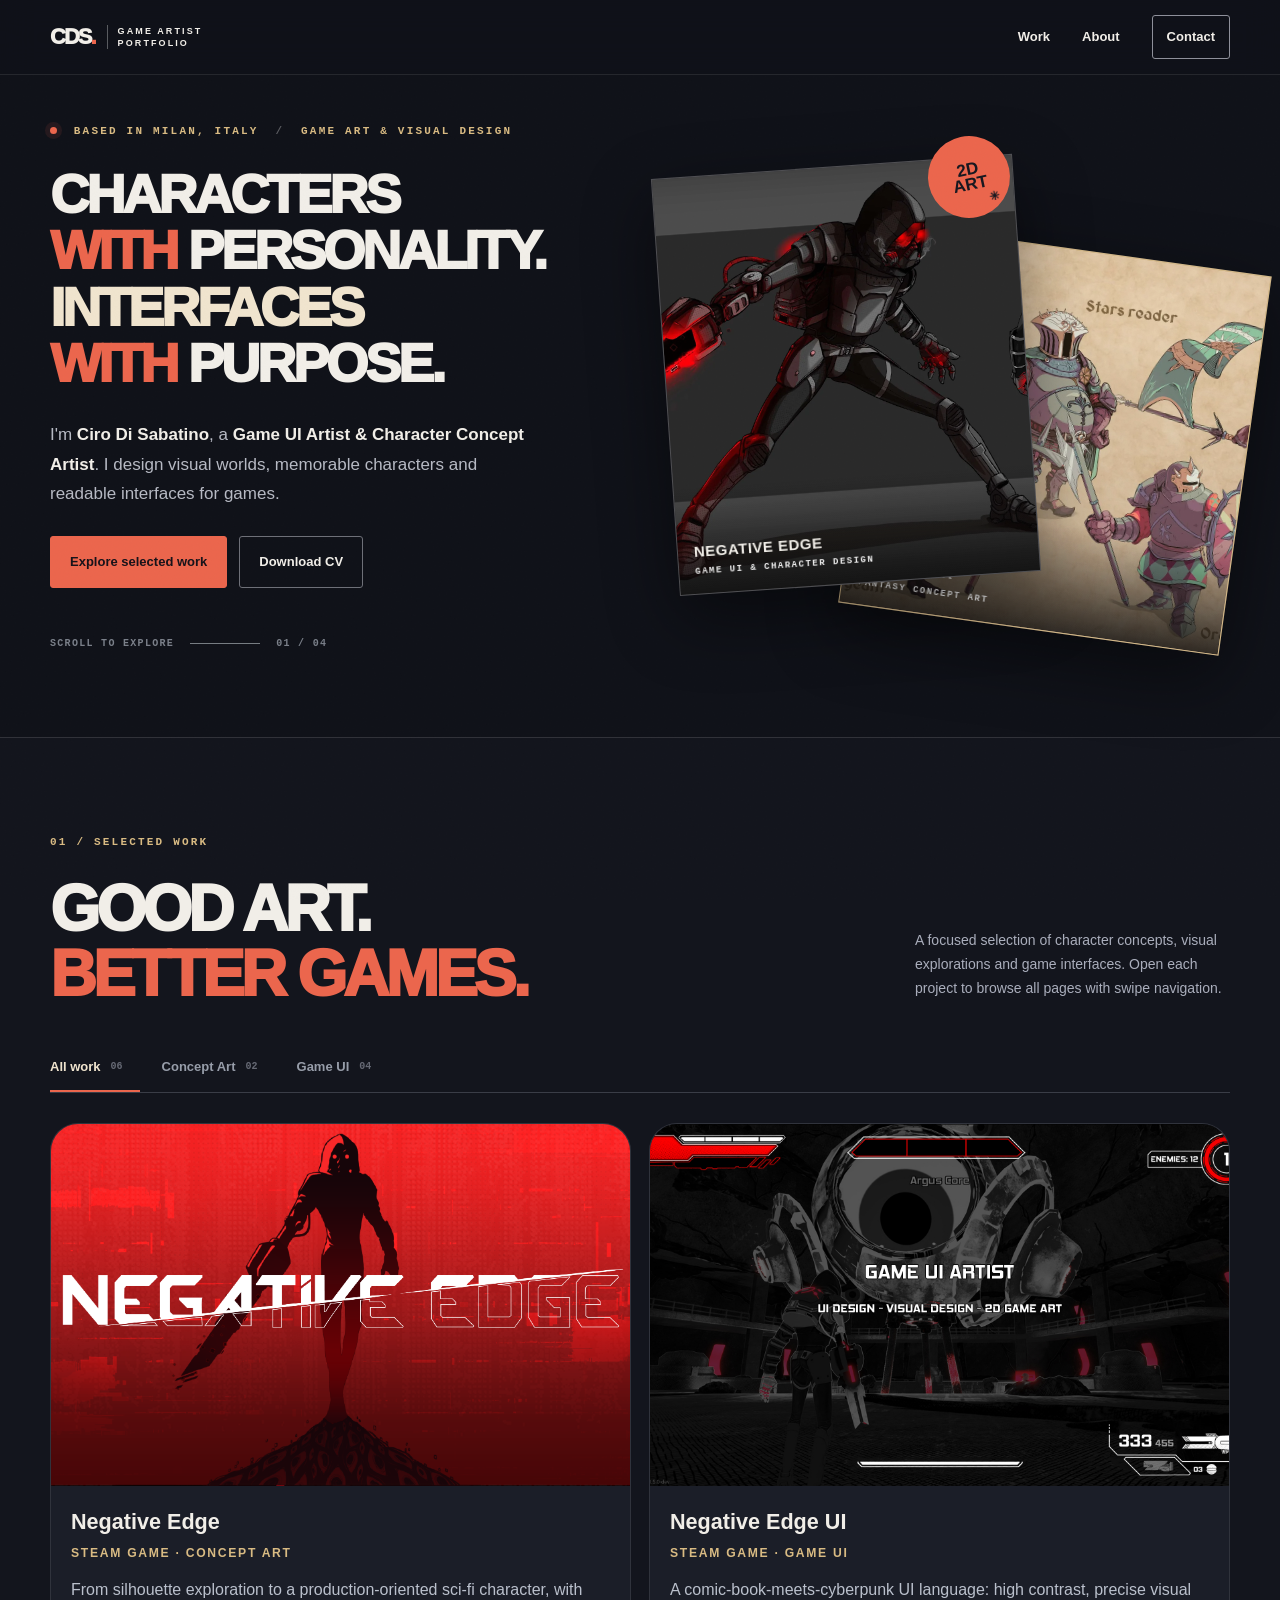
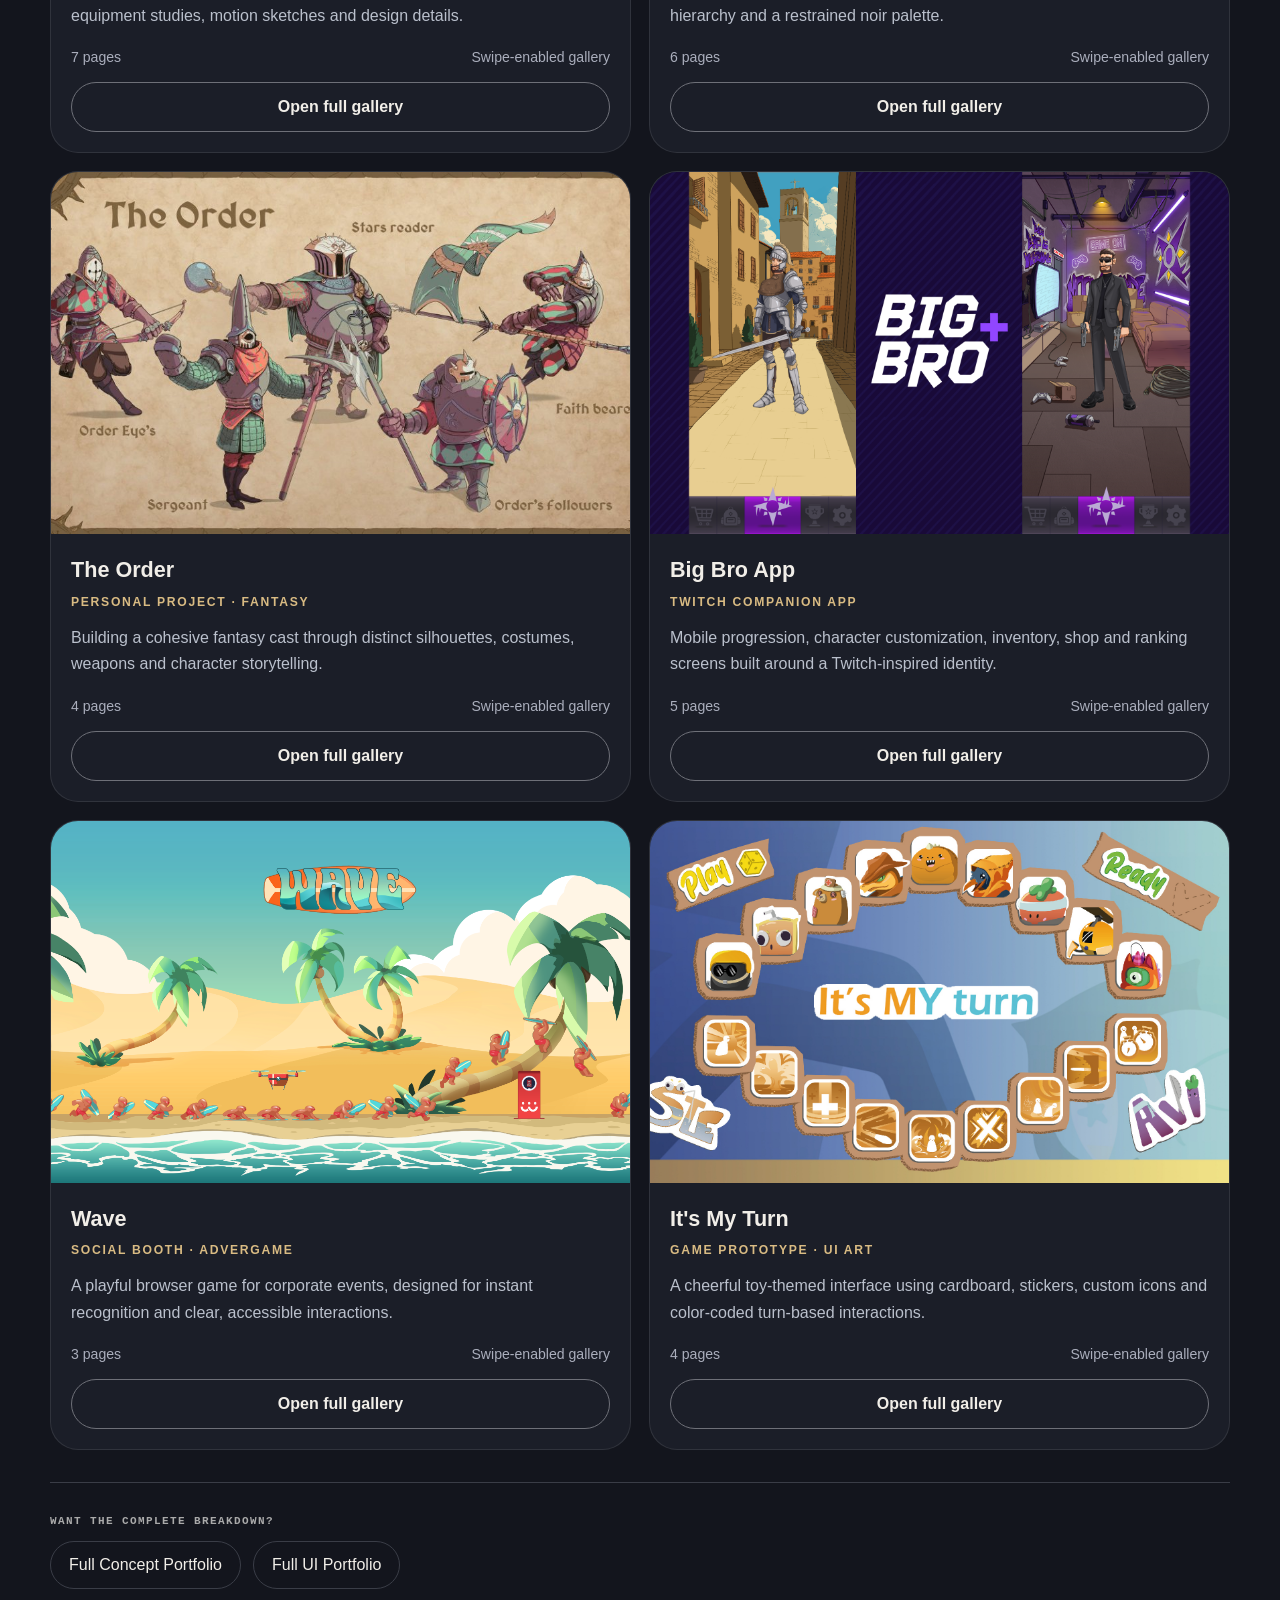
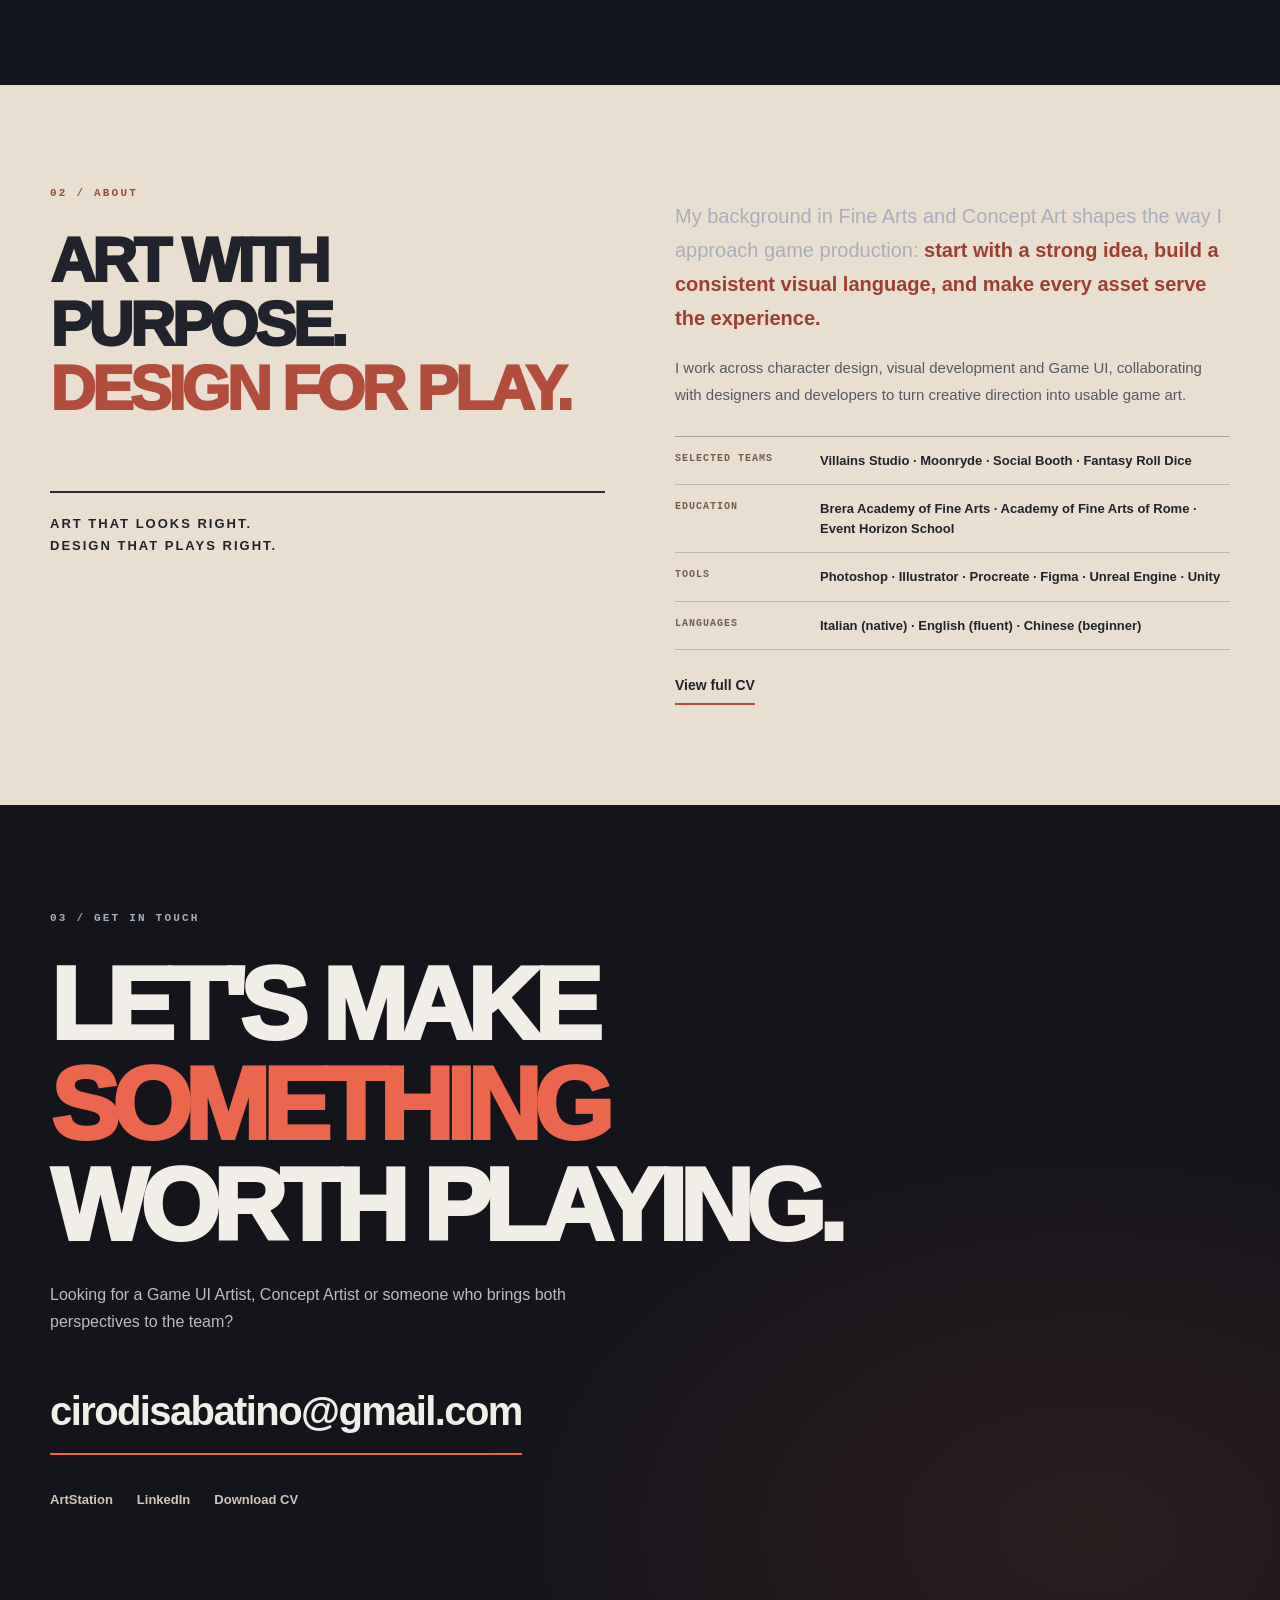
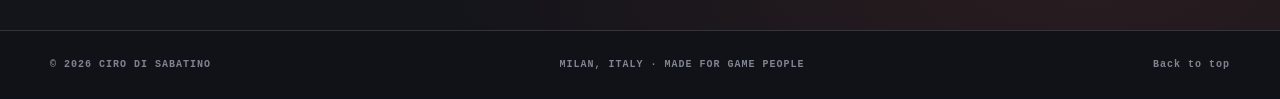
<file: Portfolio_Ciro_Mobile_Updated/index.html>
<!doctype html>
<html lang="en">
<head>
  <meta charset="utf-8">
  <meta name="viewport" content="width=device-width, initial-scale=1, viewport-fit=cover">
  <meta name="theme-color" content="#101219">
  <meta name="description" content="Ciro Di Sabatino — Game UI Artist & Character Concept Artist based in Milan, Italy. Selected game art, character design and UI work.">
  <meta property="og:title" content="Ciro Di Sabatino — Game UI & Concept Artist">
  <meta property="og:description" content="Characters with personality. Interfaces with purpose. A mobile-first game art portfolio.">
  <meta property="og:type" content="website">
  <meta property="og:image" content="assets/social-preview.jpg">
  <link rel="icon" type="image/png" href="assets/favicon.png">
  <link rel="stylesheet" href="styles.css">
  <title>Ciro Di Sabatino | Game UI & Concept Artist</title>
</head>
<body>
  <a class="skip-link" href="#work">Skip to selected work</a>
  <div class="page-grain" aria-hidden="true"></div>

  <header class="topbar" id="top">
    <div class="topbar-inner wrap">
      <a class="brand" href="#top" aria-label="Ciro Di Sabatino — top of page">
        <span class="brand-mark">CDS</span>
        <span class="brand-sub">GAME ARTIST<br>PORTFOLIO</span>
      </a>
      <nav class="site-nav" aria-label="Main navigation">
        <a href="#work">Work</a>
        <a href="#about">About</a>
        <a href="#contact">Contact</a>
      </nav>
    </div>
  </header>

  <main>
    <section class="hero wrap" aria-labelledby="hero-heading">
      <div class="hero-copy">
        <p class="eyebrow"><span class="pulse" aria-hidden="true"></span> BASED IN MILAN, ITALY <span class="eyebrow-divider">/</span> GAME ART & VISUAL DESIGN</p>
        <h1 id="hero-heading">CHARACTERS<br><em>WITH</em> PERSONALITY.<br><span>INTERFACES</span><br><em>WITH</em> PURPOSE.</h1>
        <p class="hero-intro">I'm <strong>Ciro Di Sabatino</strong>, a <strong>Game UI Artist & Character Concept Artist</strong>. I design visual worlds, memorable characters and readable interfaces for games.</p>
        <div class="hero-actions">
          <a class="button button-primary" href="#work">Explore selected work</a>
          <a class="button button-ghost" href="docs/Ciro_Di_Sabatino_CV.pdf" download>Download CV</a>
        </div>
      </div>
      <div class="hero-gallery" aria-label="Featured artwork from Negative Edge and The Order">
        <div class="hero-art hero-art-dark"><img src="assets/cover_negative_edge.png" alt="Negative Edge key art"><span class="hero-art-label">NEGATIVE EDGE <small>GAME UI & CHARACTER DESIGN</small></span></div>
        <div class="hero-art hero-art-light"><img src="assets/project_order_01.jpg" alt="The Order fantasy concept art"><span class="hero-art-label">THE ORDER <small>FANTASY CONCEPT ART</small></span></div>
      </div>
    </section>

    <section class="work-section" id="work" aria-labelledby="work-heading">
      <div class="wrap">
        <div class="section-top">
          <div>
            <p class="eyebrow">01 / SELECTED WORK</p>
            <h2 class="section-title" id="work-heading">GOOD ART.<br><em>BETTER GAMES.</em></h2>
          </div>
          <p class="section-note">A focused selection of character concepts, visual explorations and game interfaces. Open each project to browse all pages with swipe navigation.</p>
        </div>

        <div class="filter-bar" role="group" aria-label="Filter portfolio projects">
          <button type="button" class="filter active" data-filter="all" aria-pressed="true">All work <span>06</span></button>
          <button type="button" class="filter" data-filter="concept" aria-pressed="false">Concept Art <span>02</span></button>
          <button type="button" class="filter" data-filter="ui" aria-pressed="false">Game UI <span>04</span></button>
        </div>

        <div class="project-grid" id="project-grid">
          <article class="project" data-kind="concept" data-gallery="ne-character">
            <button class="project-cover" type="button" aria-label="Open Negative Edge character gallery">
              <img src="assets/cover_negative_edge.png" alt="Negative Edge key art">
            </button>
            <div class="project-body">
              <div class="project-heading">
                <h3>Negative Edge</h3>
                <span class="project-category">STEAM GAME · CONCEPT ART</span>
              </div>
              <p>From silhouette exploration to a production-oriented sci-fi character, with equipment studies, motion sketches and design details.</p>
              <div class="project-meta"><span>7 pages</span><span>Swipe-enabled gallery</span></div>
              <button class="open-gallery" type="button">Open full gallery</button>
            </div>
          </article>

          <article class="project" data-kind="ui" data-gallery="ne-ui">
            <button class="project-cover" type="button" aria-label="Open Negative Edge UI gallery">
              <img src="assets/cover_ne_ui_v2.jpg" onerror="this.onerror=null;this.src='assets/cover_negative_edge.png'" alt="Negative Edge UI gameplay HUD">
            </button>
            <div class="project-body">
              <div class="project-heading">
                <h3>Negative Edge UI</h3>
                <span class="project-category">STEAM GAME · GAME UI</span>
              </div>
              <p>A comic-book-meets-cyberpunk UI language: high contrast, precise visual hierarchy and a restrained noir palette.</p>
              <div class="project-meta"><span>6 pages</span><span>Swipe-enabled gallery</span></div>
              <button class="open-gallery" type="button">Open full gallery</button>
            </div>
          </article>

          <article class="project" data-kind="concept" data-gallery="order">
            <button class="project-cover" type="button" aria-label="Open The Order gallery">
              <img src="assets/project_order_01.jpg" alt="The Order fantasy character lineup">
            </button>
            <div class="project-body">
              <div class="project-heading">
                <h3>The Order</h3>
                <span class="project-category">PERSONAL PROJECT · FANTASY</span>
              </div>
              <p>Building a cohesive fantasy cast through distinct silhouettes, costumes, weapons and character storytelling.</p>
              <div class="project-meta"><span>4 pages</span><span>Swipe-enabled gallery</span></div>
              <button class="open-gallery" type="button">Open full gallery</button>
            </div>
          </article>

          <article class="project" data-kind="ui" data-gallery="bigbro">
            <button class="project-cover" type="button" aria-label="Open Big Bro gallery">
              <img src="assets/cover_big_bro.png" alt="Big Bro app showcase">
            </button>
            <div class="project-body">
              <div class="project-heading">
                <h3>Big Bro App</h3>
                <span class="project-category">TWITCH COMPANION APP</span>
              </div>
              <p>Mobile progression, character customization, inventory, shop and ranking screens built around a Twitch-inspired identity.</p>
              <div class="project-meta"><span>5 pages</span><span>Swipe-enabled gallery</span></div>
              <button class="open-gallery" type="button">Open full gallery</button>
            </div>
          </article>

          <article class="project" data-kind="ui" data-gallery="wave">
            <button class="project-cover" type="button" aria-label="Open Wave gallery">
              <img src="assets/cover_wave.png" alt="Wave browser game beach scene">
            </button>
            <div class="project-body">
              <div class="project-heading">
                <h3>Wave</h3>
                <span class="project-category">SOCIAL BOOTH · ADVERGAME</span>
              </div>
              <p>A playful browser game for corporate events, designed for instant recognition and clear, accessible interactions.</p>
              <div class="project-meta"><span>3 pages</span><span>Swipe-enabled gallery</span></div>
              <button class="open-gallery" type="button">Open full gallery</button>
            </div>
          </article>

          <article class="project" data-kind="ui" data-gallery="imt">
            <button class="project-cover" type="button" aria-label="Open It's My Turn gallery">
              <img src="assets/cover_its_my_turn_v2.jpg" onerror="this.onerror=null;this.src='assets/cover_its_my_turn.png'" alt="It's My Turn project cover">
            </button>
            <div class="project-body">
              <div class="project-heading">
                <h3>It's My Turn</h3>
                <span class="project-category">GAME PROTOTYPE · UI ART</span>
              </div>
              <p>A cheerful toy-themed interface using cardboard, stickers, custom icons and color-coded turn-based interactions.</p>
              <div class="project-meta"><span>4 pages</span><span>Swipe-enabled gallery</span></div>
              <button class="open-gallery" type="button">Open full gallery</button>
            </div>
          </article>
        </div>

        <div class="portfolio-downloads">
          <p>WANT THE COMPLETE BREAKDOWN?</p>
          <div class="download-links">
            <a href="docs/Ciro_Di_Sabatino_Character_Concept_Portfolio.pdf" target="_blank" rel="noopener">Full Concept Portfolio</a>
            <a href="docs/Ciro_Di_Sabatino_Game_UI_Portfolio.pdf" target="_blank" rel="noopener">Full UI Portfolio</a>
          </div>
        </div>
      </div>
    </section>

    <section class="about-section" id="about" aria-labelledby="about-heading">
      <div class="wrap about-grid">
        <div class="about-heading-block">
          <p class="eyebrow">02 / ABOUT</p>
          <h2 class="section-title" id="about-heading">ONE ARTIST.<br><em>TWO PERSPECTIVES.</em></h2>
          <div class="about-motto">ART THAT LOOKS RIGHT.<br>DESIGN THAT PLAYS RIGHT.</div>
        </div>
        <div class="about-copy">
          <p class="about-lead">My background in Fine Arts and Concept Art shapes the way I approach game production: <strong>start with a strong idea, build a consistent visual language, and make every asset serve the experience.</strong></p>
          <p>I work across character design, visual development and Game UI, collaborating with designers and developers to turn creative direction into usable game art.</p>
          <div class="fact-group">
            <div><span class="fact-label">SELECTED TEAMS</span><span class="fact-text">Villains Studio · Moonryde · Social Booth · Fantasy Roll Dice</span></div>
            <div><span class="fact-label">EDUCATION</span><span class="fact-text">Brera Academy of Fine Arts · Academy of Fine Arts of Rome · Event Horizon School</span></div>
            <div><span class="fact-label">TOOLS</span><span class="fact-text">Photoshop · Illustrator · Procreate · Figma · Unreal Engine · Unity</span></div>
            <div><span class="fact-label">LANGUAGES</span><span class="fact-text">Italian (native) · English (fluent) · Chinese (beginner)</span></div>
          </div>
          <a href="docs/Ciro_Di_Sabatino_CV.pdf" target="_blank" rel="noopener" class="inline-link">View full CV</a>
        </div>
      </div>
    </section>

    <section class="contact-section" id="contact" aria-labelledby="contact-heading">
      <div class="wrap">
        <p class="eyebrow">03 / GET IN TOUCH</p>
        <h2 class="contact-title" id="contact-heading">LET'S MAKE<br><em>SOMETHING</em><br>WORTH PLAYING.</h2>
        <p>Looking for a Game UI Artist, Concept Artist or someone who brings both perspectives to the team?</p>
        <a class="contact-email" href="mailto:cirodisabatino@gmail.com?subject=Portfolio%20enquiry">cirodisabatino@gmail.com</a>
        <div class="social-links">
          <a href="https://www.artstation.com/cirosabatino" target="_blank" rel="noopener noreferrer">ArtStation</a>
          <a href="https://www.linkedin.com/in/ciro-di-sabatino-bbb612b3/" target="_blank" rel="noopener noreferrer">LinkedIn</a>
          <a href="docs/Ciro_Di_Sabatino_CV.pdf" download>Download CV</a>
        </div>
      </div>
    </section>
  </main>

  <footer class="footer">
    <div class="wrap">
      <span>© <span id="year">2026</span> CIRO DI SABATINO</span>
      <span>MILAN, ITALY · MADE FOR GAME PEOPLE</span>
      <a href="#top">Back to top</a>
    </div>
  </footer>

  <div class="mobile-bottom">
    <a href="#work">View work</a>
    <a href="mailto:cirodisabatino@gmail.com?subject=Portfolio%20enquiry">Contact</a>
  </div>

  <dialog class="lightbox" id="lightbox" aria-label="Artwork gallery view">
    <div class="lightbox-shell">
      <div class="lightbox-toolbar">
        <div>
          <div class="lightbox-project" id="lightbox-project">Project title</div>
          <div class="lightbox-caption-row"><span id="lightbox-caption">Artwork detail</span><span class="lightbox-counter" id="lightbox-counter">1 / 1</span></div>
        </div>
        <button class="lightbox-close" id="lightbox-close" aria-label="Close gallery">Close</button>
      </div>
      <div class="lightbox-stage" id="lightbox-stage">
        <button class="gallery-nav gallery-prev" id="lightbox-prev" aria-label="Previous artwork">
          <svg viewBox="0 0 24 24" aria-hidden="true"><path d="M15 5l-7 7 7 7"/></svg>
        </button>
        <img id="lightbox-image" alt="Enlarged portfolio artwork">
        <button class="gallery-nav gallery-next" id="lightbox-next" aria-label="Next artwork">
          <svg viewBox="0 0 24 24" aria-hidden="true"><path d="M9 5l7 7-7 7"/></svg>
        </button>
      </div>
      <div class="lightbox-footer">
        <p class="swipe-note">Swipe left or right to browse all pages.</p>
        <div class="lightbox-dots" id="lightbox-dots" aria-hidden="true"></div>
      </div>
    </div>
  </dialog>

  <script src="script.js?v=20261107b" defer></script>
</body>
</html>
</file>
<file: Portfolio_Ciro_Mobile_Updated/styles.css>
:root {
  --bg: #0d1017;
  --bg-soft: #141924;
  --card: #171d29;
  --line: rgba(227, 232, 242, 0.14);
  --text: #e3e8f2;
  --muted: #a7b0c0;
  --accent: #ed2b2a;
  --accent-soft: rgba(237, 43, 42, 0.16);
  --white-soft: #f3f6fb;
  --shadow: 0 20px 48px rgba(0, 0, 0, 0.35);
  --radius-xl: 28px;
  --radius-lg: 22px;
  --radius-md: 16px;
  --wrap: 1120px;
}
* { box-sizing: border-box; }
html { scroll-behavior: smooth; }
body {
  margin: 0;
  font-family: Inter, ui-sans-serif, system-ui, -apple-system, BlinkMacSystemFont, "Segoe UI", sans-serif;
  background: linear-gradient(180deg, #0d1017 0%, #121826 100%);
  color: var(--text);
}
a { color: inherit; text-decoration: none; }
button { font: inherit; }
img { max-width: 100%; display: block; }
.wrap { width: min(calc(100% - 32px), var(--wrap)); margin: 0 auto; }
.skip-link { position: absolute; left: -999px; top: auto; }
.skip-link:focus { left: 16px; top: 16px; z-index: 3000; background: #fff; color:#000; padding:8px 12px; border-radius:10px; }
.page-grain {
  position: fixed; inset: 0; pointer-events: none; opacity: 0.05;
  background-image: radial-gradient(circle at 20% 20%, rgba(255,255,255,.7) 0, transparent 24%), radial-gradient(circle at 70% 30%, rgba(255,255,255,.4) 0, transparent 18%), radial-gradient(circle at 40% 70%, rgba(255,255,255,.5) 0, transparent 20%);
  background-size: 240px 240px, 300px 300px, 260px 260px;
}
.topbar {
  position: sticky; top: 0; z-index: 1000; backdrop-filter: blur(14px);
  background: rgba(13,16,23,.78); border-bottom: 1px solid rgba(255,255,255,.06);
}
.topbar-inner { display:flex; align-items:center; justify-content:space-between; gap:24px; padding: 14px 0; }
.brand { display:flex; align-items:center; gap:14px; }
.brand-mark { font-weight:800; letter-spacing:.12em; font-size: 1.2rem; }
.brand-sub { font-size: .72rem; color: var(--muted); line-height:1.2; letter-spacing:.12em; }
.site-nav { display:flex; align-items:center; gap:18px; }
.site-nav a { color: var(--muted); font-size:.95rem; transition: color .2s ease; }
.site-nav a:hover { color: var(--text); }
.hero { display:grid; grid-template-columns: 1.05fr .95fr; gap:28px; padding: 40px 0 32px; align-items: stretch; }
.hero-copy, .hero-gallery { background: rgba(20,25,36,.8); border: 1px solid var(--line); border-radius: var(--radius-xl); box-shadow: var(--shadow); }
.hero-copy { padding: 28px; display:flex; flex-direction:column; justify-content:center; }
.eyebrow { margin:0 0 12px; color: var(--muted); font-size:.78rem; letter-spacing:.16em; font-weight:600; display:flex; align-items:center; gap:10px; flex-wrap:wrap; }
.pulse { width:10px; height:10px; border-radius:50%; background:var(--accent); box-shadow:0 0 0 7px rgba(237,43,42,.15); }
.eyebrow-divider { opacity:.5; }
.hero h1 { margin:0; font-size: clamp(2.25rem, 5vw, 4.6rem); line-height:.9; letter-spacing:-.05em; }
.hero h1 em { font-style: normal; color: var(--muted); }
.hero h1 span { color: var(--white-soft); }
.hero-intro { margin:20px 0 0; color: var(--muted); line-height:1.65; max-width: 62ch; }
.hero-actions { display:flex; gap:12px; flex-wrap:wrap; margin-top: 26px; }
.button { display:inline-flex; align-items:center; justify-content:center; min-height:52px; padding: 0 20px; border-radius:999px; border:1px solid transparent; font-weight:700; }
.button-primary { background: var(--accent); color:#fff; }
.button-ghost { background: transparent; border-color: var(--line); color: var(--text); }
.hero-gallery { padding:16px; display:grid; grid-template-columns: 1fr 1fr; gap:16px; }
.hero-art { position:relative; border-radius:22px; overflow:hidden; min-height: 260px; background:#111; }
.hero-art img { width:100%; height:100%; object-fit:cover; }
.hero-art-light img { object-position:center top; }
.hero-art-label { position:absolute; left:16px; bottom:16px; display:inline-flex; flex-direction:column; gap:4px; padding:10px 12px; border-radius:14px; background: rgba(13,16,23,.78); border:1px solid rgba(255,255,255,.08); font-size: .82rem; font-weight:700; letter-spacing:.08em; }
.hero-art-label small { color: var(--muted); font-size:.68rem; letter-spacing:.14em; }
.work-section, .about-section, .contact-section { padding: 34px 0 14px; }
.section-top, .about-grid { display:grid; grid-template-columns: 1fr .85fr; gap:28px; align-items:start; }
.section-title { margin:0; font-size: clamp(2rem, 4.5vw, 3.2rem); line-height:.92; letter-spacing:-.04em; }
.section-title em { font-style:normal; color: var(--muted); }
.section-note, .about-copy p, .contact-section p { color: var(--muted); line-height:1.7; }
.filter-bar { display:flex; gap:10px; flex-wrap:wrap; margin: 24px 0 20px; }
.filter {
  appearance:none; border:1px solid var(--line); background: rgba(23,29,41,.75); color: var(--text);
  border-radius: 999px; padding: 12px 16px; display:inline-flex; align-items:center; gap:10px; cursor:pointer;
}
.filter span { color: var(--muted); }
.filter.active { background: var(--accent-soft); border-color: rgba(237,43,42,.35); }
.project-grid { display:grid; grid-template-columns: repeat(2, minmax(0,1fr)); gap:18px; }
.project { background: rgba(20,25,36,.82); border:1px solid var(--line); border-radius: 28px; overflow:hidden; display:flex; flex-direction:column; box-shadow: var(--shadow); }
.project-cover { appearance:none; border:0; background:#0f1219; padding:0; width:100%; cursor:pointer; }
.project-cover img { width:100%; aspect-ratio: 16 / 10; object-fit:cover; }
.project-body { padding:20px; display:flex; flex-direction:column; gap:14px; }
.project-heading { display:flex; flex-direction:column; gap:6px; }
.project-heading h3 { margin:0; font-size:1.35rem; }
.project-category { color: var(--muted); font-size:.76rem; letter-spacing:.14em; font-weight:700; }
.project-body p { margin:0; color: var(--muted); line-height:1.65; }
.project-meta { display:flex; justify-content:space-between; gap:12px; flex-wrap:wrap; font-size:.88rem; color: var(--muted); padding-top: 4px; }
.open-gallery {
  margin-top:auto; appearance:none; cursor:pointer; min-height:50px; border-radius:999px;
  border:1px solid rgba(227,232,242,.16); background: transparent; color: var(--text); font-weight:700;
}
.portfolio-downloads { margin-top: 22px; padding: 22px; border:1px solid var(--line); border-radius: 24px; background: rgba(20,25,36,.72); }
.portfolio-downloads p { margin:0 0 14px; color: var(--muted); letter-spacing:.14em; font-size:.78rem; }
.download-links { display:flex; gap:12px; flex-wrap:wrap; }
.download-links a { min-height:48px; display:inline-flex; align-items:center; padding:0 18px; border:1px solid var(--line); border-radius:999px; }
.about-heading-block, .about-copy, .contact-section .wrap { background: rgba(20,25,36,.72); border:1px solid var(--line); border-radius: 28px; }
.about-heading-block, .about-copy { padding:24px; }
.about-motto { margin-top: 22px; font-weight:800; line-height:1.05; font-size: clamp(1.4rem, 3vw, 2rem); }
.about-lead { margin-top:0; }
.fact-group { display:grid; gap:14px; margin-top: 18px; }
.fact-label { display:block; margin-bottom:4px; color: var(--muted); letter-spacing:.14em; font-size:.74rem; }
.inline-link { display:inline-flex; margin-top:18px; font-weight:700; }
.contact-section .wrap { padding:24px; }
.contact-title { margin:0; font-size: clamp(2rem, 4.5vw, 3.4rem); line-height:.94; letter-spacing:-.04em; }
.contact-title em { font-style:normal; color: var(--muted); }
.contact-email { display:inline-flex; margin-top: 8px; font-size: clamp(1.05rem, 2.4vw, 1.4rem); font-weight:800; }
.social-links { display:flex; gap:12px; flex-wrap:wrap; margin-top:18px; }
.social-links a { border:1px solid var(--line); border-radius:999px; min-height:46px; padding:0 16px; display:inline-flex; align-items:center; }
.footer { padding: 24px 0 90px; }
.footer .wrap { display:flex; justify-content:space-between; gap:16px; flex-wrap:wrap; color: var(--muted); font-size:.9rem; }
.mobile-bottom {
  position: fixed; left:16px; right:16px; bottom: 14px; z-index: 900;
  display:none; gap:10px; padding:10px; border-radius: 24px; border:1px solid var(--line); background: rgba(13,16,23,.92); backdrop-filter: blur(16px);
}
.mobile-bottom a { flex:1; min-height:48px; border-radius: 14px; background: rgba(255,255,255,.03); display:grid; place-items:center; font-weight:700; }
.lightbox {
  border:0; padding:0; background: transparent; color: var(--text); width:min(100vw, 1200px);
}
.lightbox::backdrop { background: rgba(6,8,12,.84); backdrop-filter: blur(8px); }
.lightbox-shell { background: #10141d; border:1px solid rgba(255,255,255,.08); border-radius: 28px; overflow:hidden; box-shadow: var(--shadow); }
.lightbox-toolbar, .lightbox-footer { padding: 16px 18px; }
.lightbox-toolbar { display:flex; align-items:flex-start; justify-content:space-between; gap:16px; border-bottom:1px solid rgba(255,255,255,.08); }
.lightbox-project { font-size:1rem; font-weight:800; letter-spacing:.08em; }
.lightbox-caption-row { display:flex; gap:16px; align-items:center; margin-top:6px; flex-wrap:wrap; color: var(--muted); font-size:.95rem; }
.lightbox-counter { color: var(--text); font-weight:700; }
.lightbox-close { appearance:none; border:1px solid var(--line); background: transparent; color: var(--text); min-height: 42px; padding: 0 14px; border-radius: 999px; cursor:pointer; }
.lightbox-stage { position:relative; display:grid; place-items:center; min-height: min(72vh, 860px); padding: 20px 56px; touch-action: pan-y; }
.lightbox-stage img { width:100%; height:100%; object-fit:contain; max-height: calc(72vh - 40px); user-select:none; -webkit-user-drag:none; }
.gallery-nav {
  position:absolute; top:50%; transform: translateY(-50%); width:44px; height:44px; border-radius:50%;
  border:1px solid rgba(255,255,255,.14); background: rgba(16,20,29,.68); display:grid; place-items:center; cursor:pointer;
}
.gallery-nav svg { width:22px; height:22px; stroke: var(--white-soft); stroke-width:2.2; fill:none; }
.gallery-prev { left:12px; }
.gallery-next { right:12px; }
.lightbox-footer { display:flex; justify-content:space-between; align-items:center; gap:12px; border-top:1px solid rgba(255,255,255,.08); }
.swipe-note { margin:0; color: var(--muted); font-size:.92rem; }
.lightbox-dots { display:flex; gap:8px; flex-wrap:wrap; justify-content:flex-end; }
.lightbox-dots button { appearance:none; border:0; width:9px; height:9px; border-radius:50%; background: rgba(255,255,255,.22); padding:0; }
.lightbox-dots button.active { background: var(--accent); }
.hidden { display:none !important; }
@media (max-width: 920px) {
  .hero, .section-top, .about-grid { grid-template-columns: 1fr; }
  .project-grid { grid-template-columns: 1fr; }
}
@media (max-width: 720px) {
  .site-nav { display:none; }
  .hero { padding-top: 24px; }
  .hero-copy, .hero-gallery, .about-heading-block, .about-copy, .contact-section .wrap, .project, .portfolio-downloads { border-radius: 22px; }
  .hero-copy { padding: 22px; }
  .hero-gallery { grid-template-columns: 1fr; }
  .mobile-bottom { display:flex; }
  .lightbox { width: 100vw; height: 100vh; max-width: none; }
  .lightbox-shell { width:100vw; height:100vh; border-radius: 0; display:flex; flex-direction:column; }
  .lightbox-stage { flex:1; min-height: 0; padding: 16px 18px 10px; }
  .lightbox-stage img { max-height: 100%; }
  .gallery-nav { display:none; }
  .lightbox-footer { flex-direction:column; align-items:flex-start; }
  .swipe-note { font-size:.84rem; }
}
@media (prefers-reduced-motion: reduce) {
  html { scroll-behavior:auto; }
}
</file>
